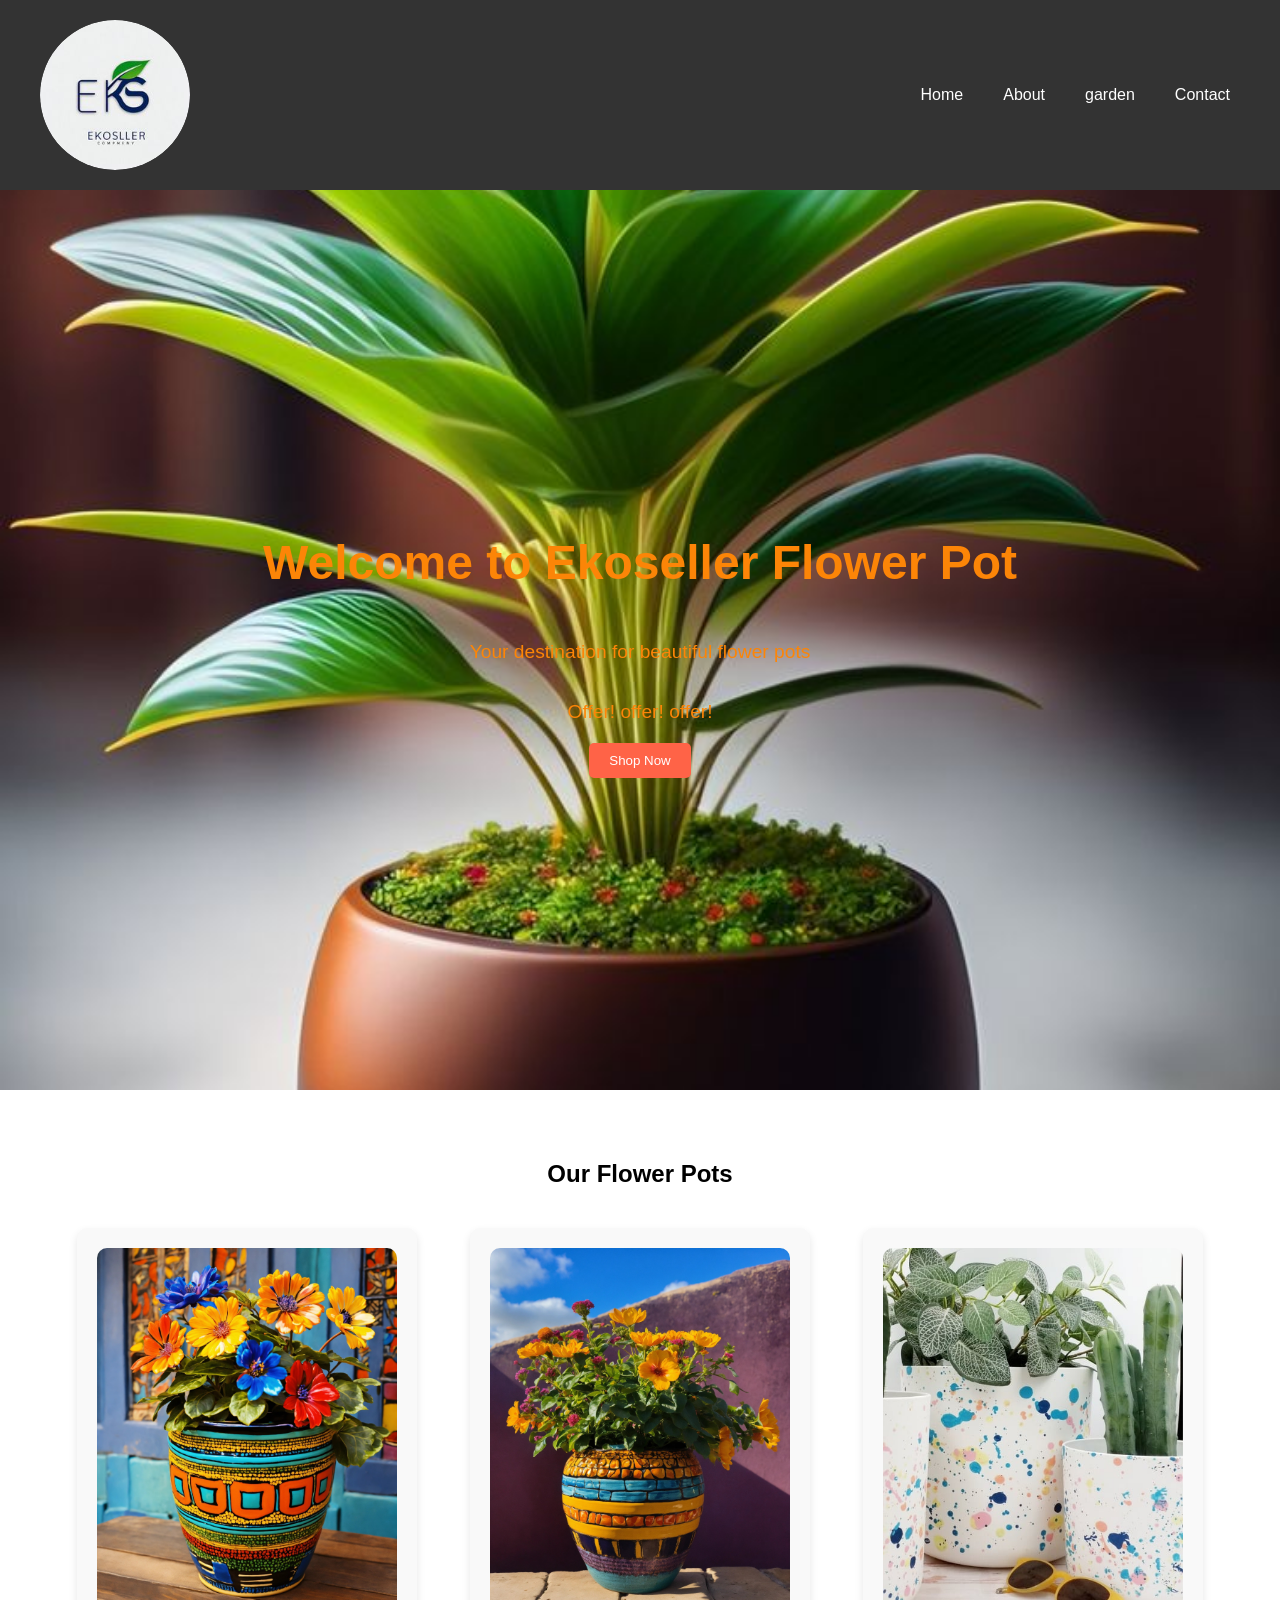
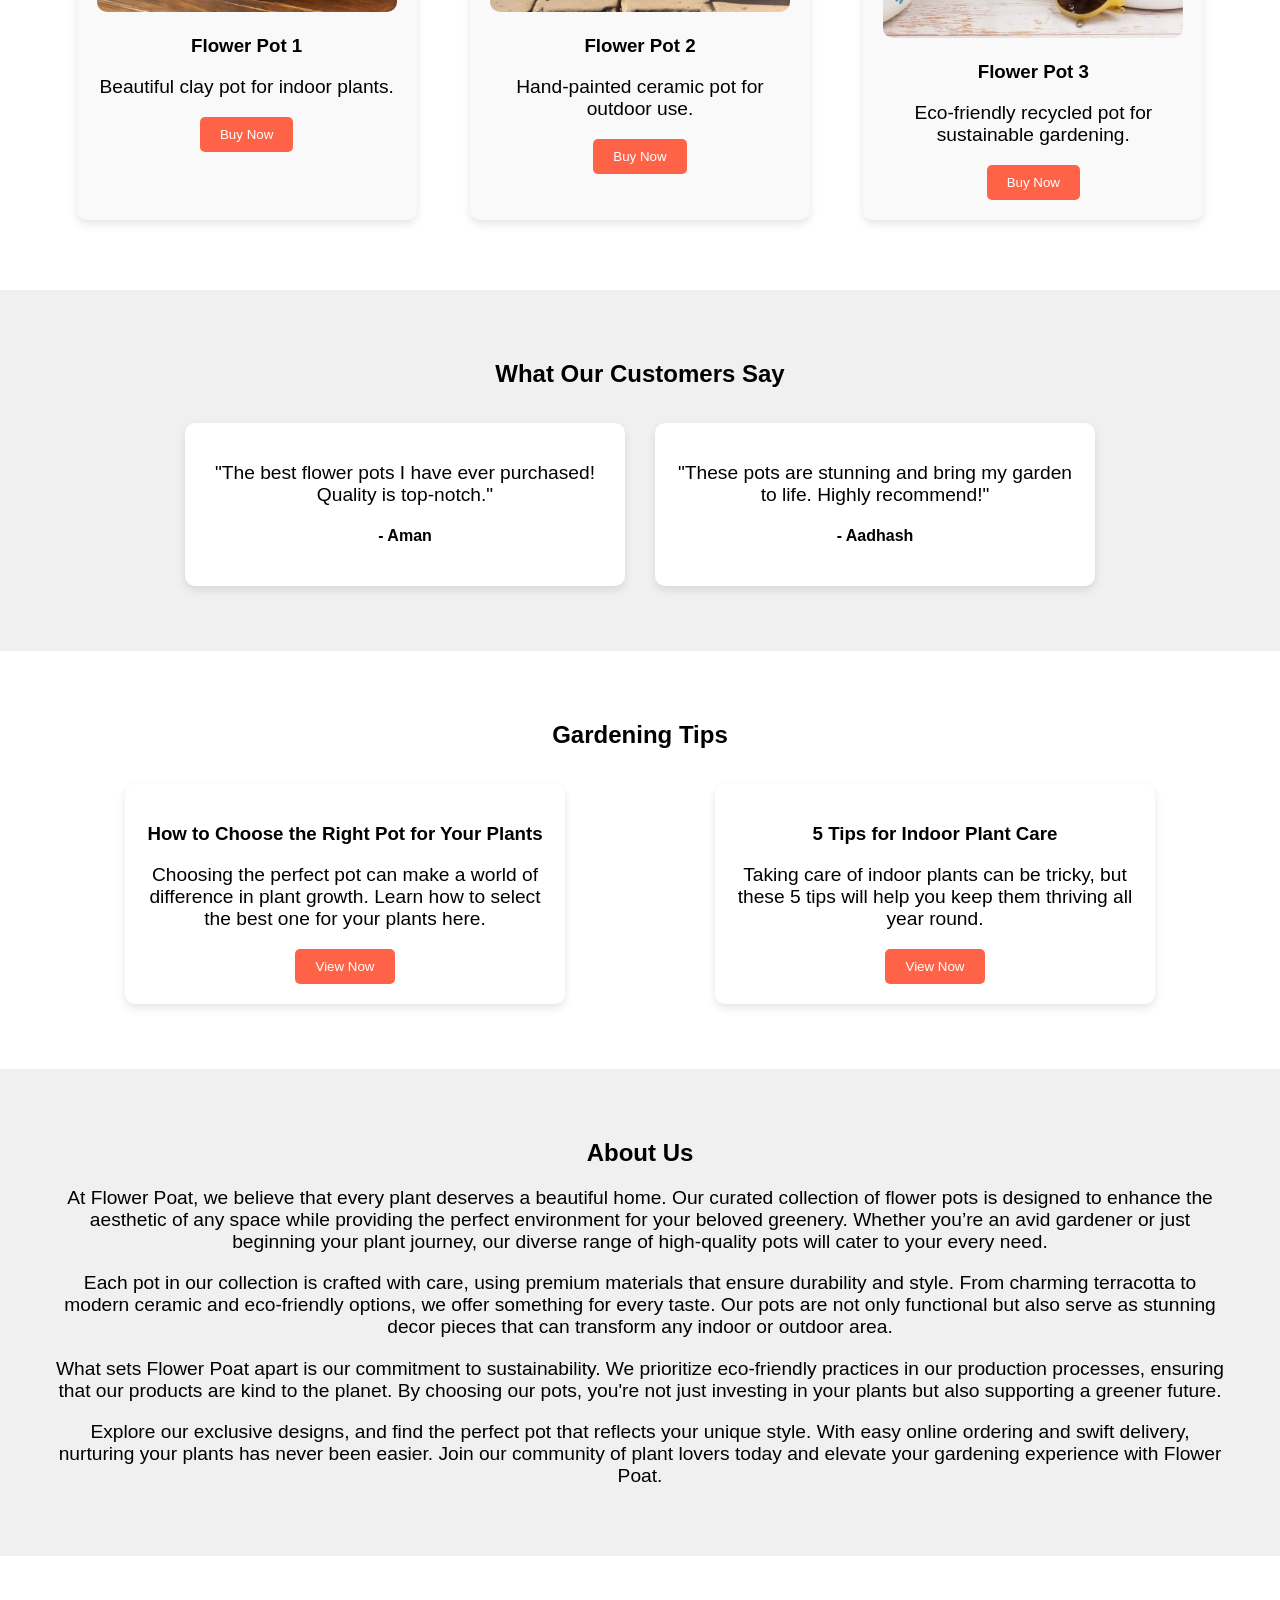
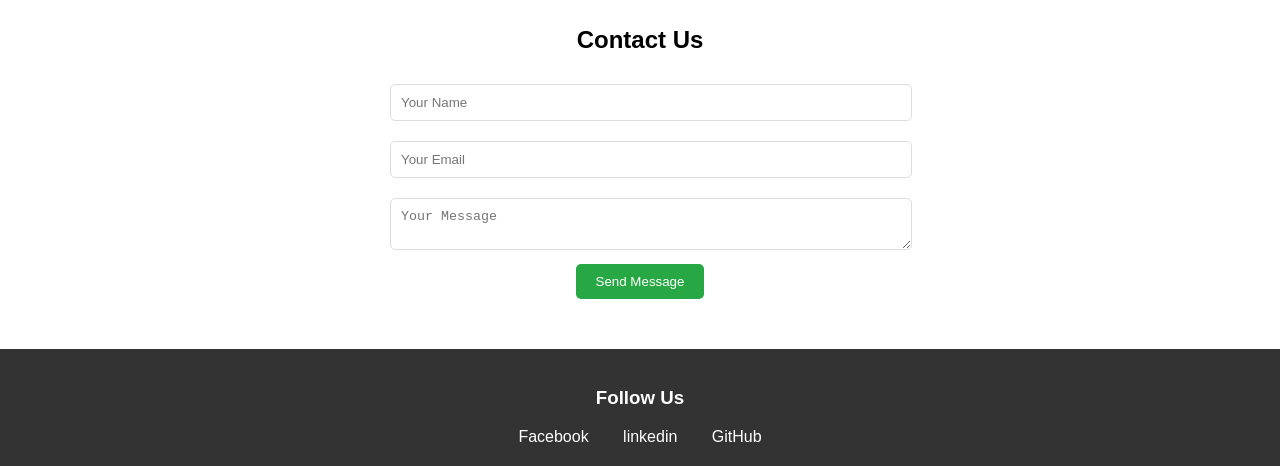
<file: index.html>
<!DOCTYPE html>
<html lang="en">
<head>
    <meta charset="UTF-8">
    <meta name="viewport" content="width=device-width, initial-scale=1.0">
    <title>Flower Pot</title>
    <link rel="stylesheet" href="style.css">
</head>
<body>
    <header class="main-header">
        <div class="container">
            <a href="index.html" class="log">
                <img src="logo .jpg" alt="Flower Poat Logo" />
            </a>
            <nav>
                <ul class="nav-links">
                    <li><a href="index.html">Home</a></li>
                    <li><a href="#about">About</a></li>
                    <li><a href="#blog">garden</a></li>
                    <li><a href="#contact">Contact</a></li>
                </ul>
            </nav>
        </div>
    </header>

    <!-- Header Section -->
    <header class="hero-header">
        <h1>Welcome to Ekoseller Flower Pot</h1>
        <p>Your destination for beautiful flower pots</p>
        <p>Offer! offer! offer!</p>
        <a href="potcard/index.html"><button>Shop Now</button></a>
    </header>
    

    <!-- Product Cards Section -->
    <section id="products">
        <h2>Our Flower Pots</h2>
        <div class="product-container">
            <!-- Product 1 -->
            <div class="product-card">
                <img src="pot1.jpg" alt="Flower Pot 1">
                <h3>Flower Pot 1</h3>
                <p>Beautiful clay pot for indoor plants.</p>
                <button>Buy Now</button>
            </div>
            <!-- Product 2 -->
            <div class="product-card">
                <img src="pot2jpg.jpg" alt="Flower Pot 2">
                <h3>Flower Pot 2</h3>
                <p>Hand-painted ceramic pot for outdoor use.</p>
                <button>Buy Now</button>
            </div>
            <!-- Add more products -->
            <div class="product-card">
                <img src="Amalue-Leith.jpg" alt="Flower Pot 3">
                <h3>Flower Pot 3</h3>
                <p>Eco-friendly recycled pot for sustainable gardening.</p>
                <button>Buy Now</button>
            </div>
        </div>
    </section>

    <!-- Testimonials Section -->
    <section id="testimonials">
        <h2>What Our Customers Say</h2>
        <div class="testimonial-container">
            <div class="testimonial">
                <p>"The best flower pots I have ever purchased! Quality is top-notch."</p>
                <h4>- Aman</h4>
            </div>
            <div class="testimonial">
                <p>"These pots are stunning and bring my garden to life. Highly recommend!"</p>
                <h4>- Aadhash</h4>
            </div>
        </div>
    </section>

    <!-- Blog Section -->
    <section id="blog">
        <h2>Gardening Tips</h2>
        <div class="blog-container">
            <article class="blog-post">
                <h3>How to Choose the Right Pot for Your Plants</h3>
                <p>Choosing the perfect pot can make a world of difference in plant growth. Learn how to select the best one for your plants here.</p>
                <a href="Choosing the Right Po/index.html"><button>View Now</button></a>
            </article>
            <article class="blog-post">
                <h3>5 Tips for Indoor Plant Care</h3>
                <p>Taking care of indoor plants can be tricky, but these 5 tips will help you keep them thriving all year round.</p>
                <a href="Indoorplant/index.html"><button>View Now</button></a>
            </article>
        </div>
    </section>

    <!-- About Us Section -->
    <section id="about">
        <h2>About Us</h2>
        <p>At Flower Poat, we believe that every plant deserves a beautiful home. Our curated collection of flower pots is designed to enhance the aesthetic of any space while providing the perfect environment for your beloved greenery. Whether you’re an avid gardener or just beginning your plant journey, our diverse range of high-quality pots will cater to your every need.</p>
        <p>Each pot in our collection is crafted with care, using premium materials that ensure durability and style. From charming terracotta to modern ceramic and eco-friendly options, we offer something for every taste. Our pots are not only functional but also serve as stunning decor pieces that can transform any indoor or outdoor area.</p>
        <p>What sets Flower Poat apart is our commitment to sustainability. We prioritize eco-friendly practices in our production processes, ensuring that our products are kind to the planet. By choosing our pots, you're not just investing in your plants but also supporting a greener future.</p>
        <p>Explore our exclusive designs, and find the perfect pot that reflects your unique style. With easy online ordering and swift delivery, nurturing your plants has never been easier. Join our community of plant lovers today and elevate your gardening experience with Flower Poat.</p>
    </section>

    <!-- Contact Section -->
    <section id="contact">
        <h2>Contact Us</h2>
        <form>
            <input type="text" placeholder="Your Name" required>
            <input type="email" placeholder="Your Email" required>
            <textarea placeholder="Your Message" required></textarea>
            <button type="submit">Send Message</button>
        </form>
    </section>

    <!-- Footer with Social Media Links -->
    <footer>
        <h3>Follow Us</h3>
        <div class="social-links">
            <a href="https://www.facebook.com/profile.php?id=61564010057315" target="_blank">Facebook</a>
            <a href="https://www.linkedin.com/in/ashutosh-jha-5311a7296/" target="_blank">linkedin</a>
            <a href="https://github.com/JhaAshutosh1085" target="_blank">GitHub</a>
        </div>
    </footer>

    <script src="script.js"></script>
</body>
</html>
</file>
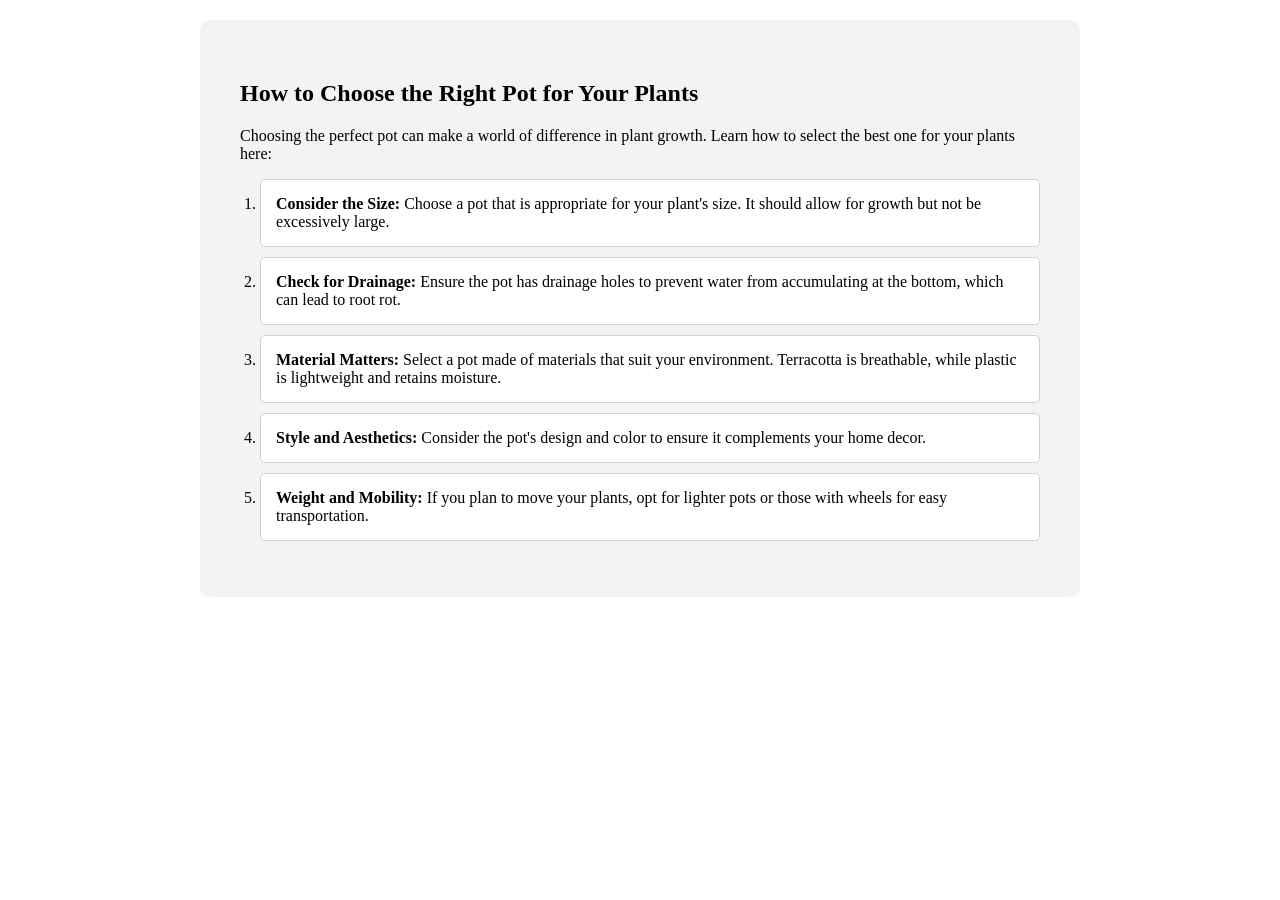
<file: Choosing the Right Po/index.html>
<!DOCTYPE html>
<html lang="en">
<head>
    <meta charset="UTF-8">
    <meta name="viewport" content="width=device-width, initial-scale=1.0">
    <title>Choosing the Right pot</title>
    <link rel="stylesheet" href="styles.css">
</head>
<body>
    <section id="choosing-pot">
        <h2>How to Choose the Right Pot for Your Plants</h2>
        <p>Choosing the perfect pot can make a world of difference in plant growth. Learn how to select the best one for your plants here:</p>
        <ol class="pot-selection-tips">
            <li><strong>Consider the Size:</strong> Choose a pot that is appropriate for your plant's size. It should allow for growth but not be excessively large.</li>
            <li><strong>Check for Drainage:</strong> Ensure the pot has drainage holes to prevent water from accumulating at the bottom, which can lead to root rot.</li>
            <li><strong>Material Matters:</strong> Select a pot made of materials that suit your environment. Terracotta is breathable, while plastic is lightweight and retains moisture.</li>
            <li><strong>Style and Aesthetics:</strong> Consider the pot's design and color to ensure it complements your home decor.</li>
            <li><strong>Weight and Mobility:</strong> If you plan to move your plants, opt for lighter pots or those with wheels for easy transportation.</li>
        </ol>
    </section>
    
</body>
</html>
</file>
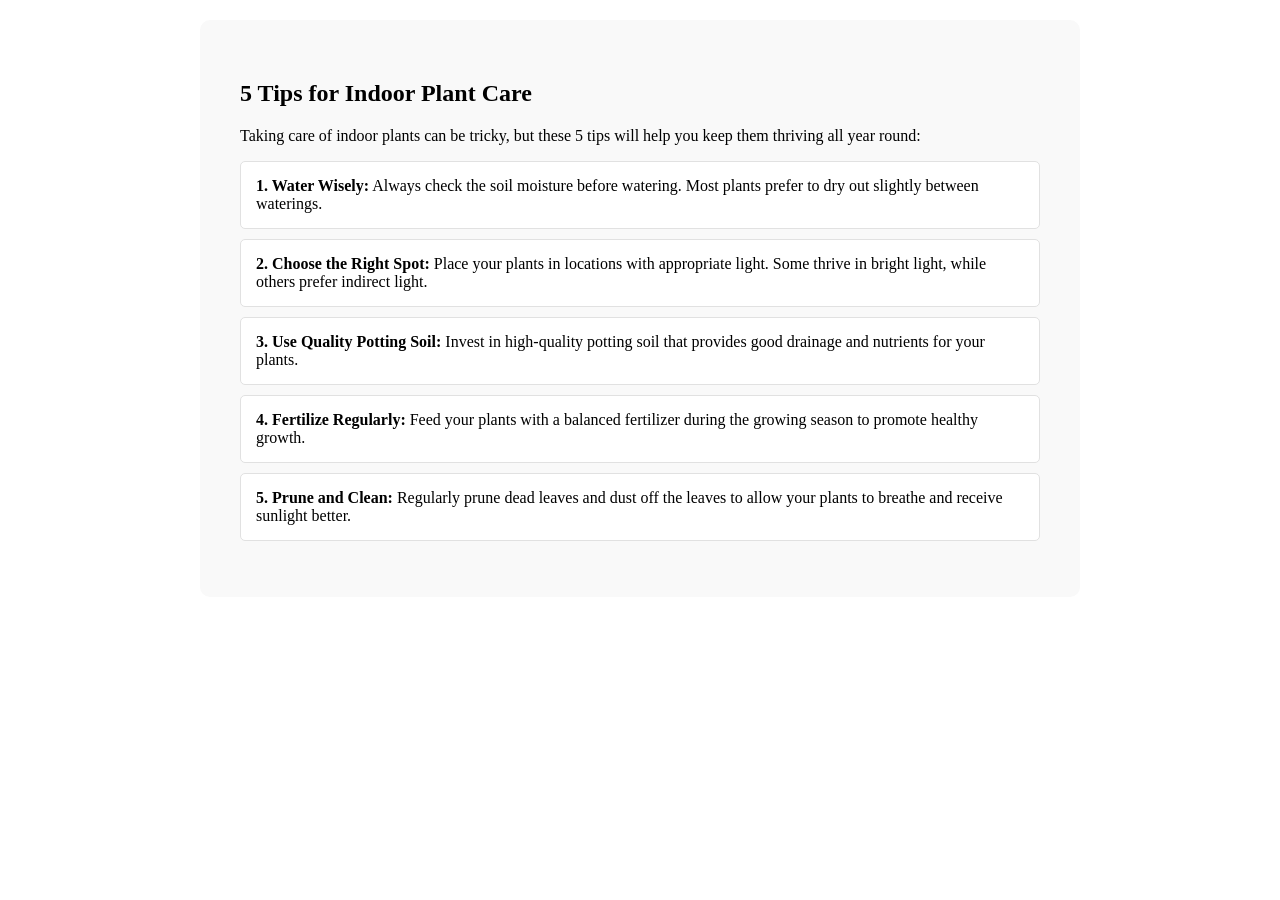
<file: Indoorplant/index.html>
<!DOCTYPE html>
<html lang="en">
<head>
    <meta charset="UTF-8">
    <meta name="viewport" content="width=device-width, initial-scale=1.0">
    <title>Indoor Plant Care List</title>
    <link rel="stylesheet" href="styles.css">
</head>
<body>
    <section id="gardening-tips">
        <h2>5 Tips for Indoor Plant Care</h2>
        <p>Taking care of indoor plants can be tricky, but these 5 tips will help you keep them thriving all year round:</p>
        <ul class="tips-list">
            <li><strong>1. Water Wisely:</strong> Always check the soil moisture before watering. Most plants prefer to dry out slightly between waterings.</li>
            <li><strong>2. Choose the Right Spot:</strong> Place your plants in locations with appropriate light. Some thrive in bright light, while others prefer indirect light.</li>
            <li><strong>3. Use Quality Potting Soil:</strong> Invest in high-quality potting soil that provides good drainage and nutrients for your plants.</li>
            <li><strong>4. Fertilize Regularly:</strong> Feed your plants with a balanced fertilizer during the growing season to promote healthy growth.</li>
            <li><strong>5. Prune and Clean:</strong> Regularly prune dead leaves and dust off the leaves to allow your plants to breathe and receive sunlight better.</li>
        </ul>
    </section>
    
</body>
</html>
</file>
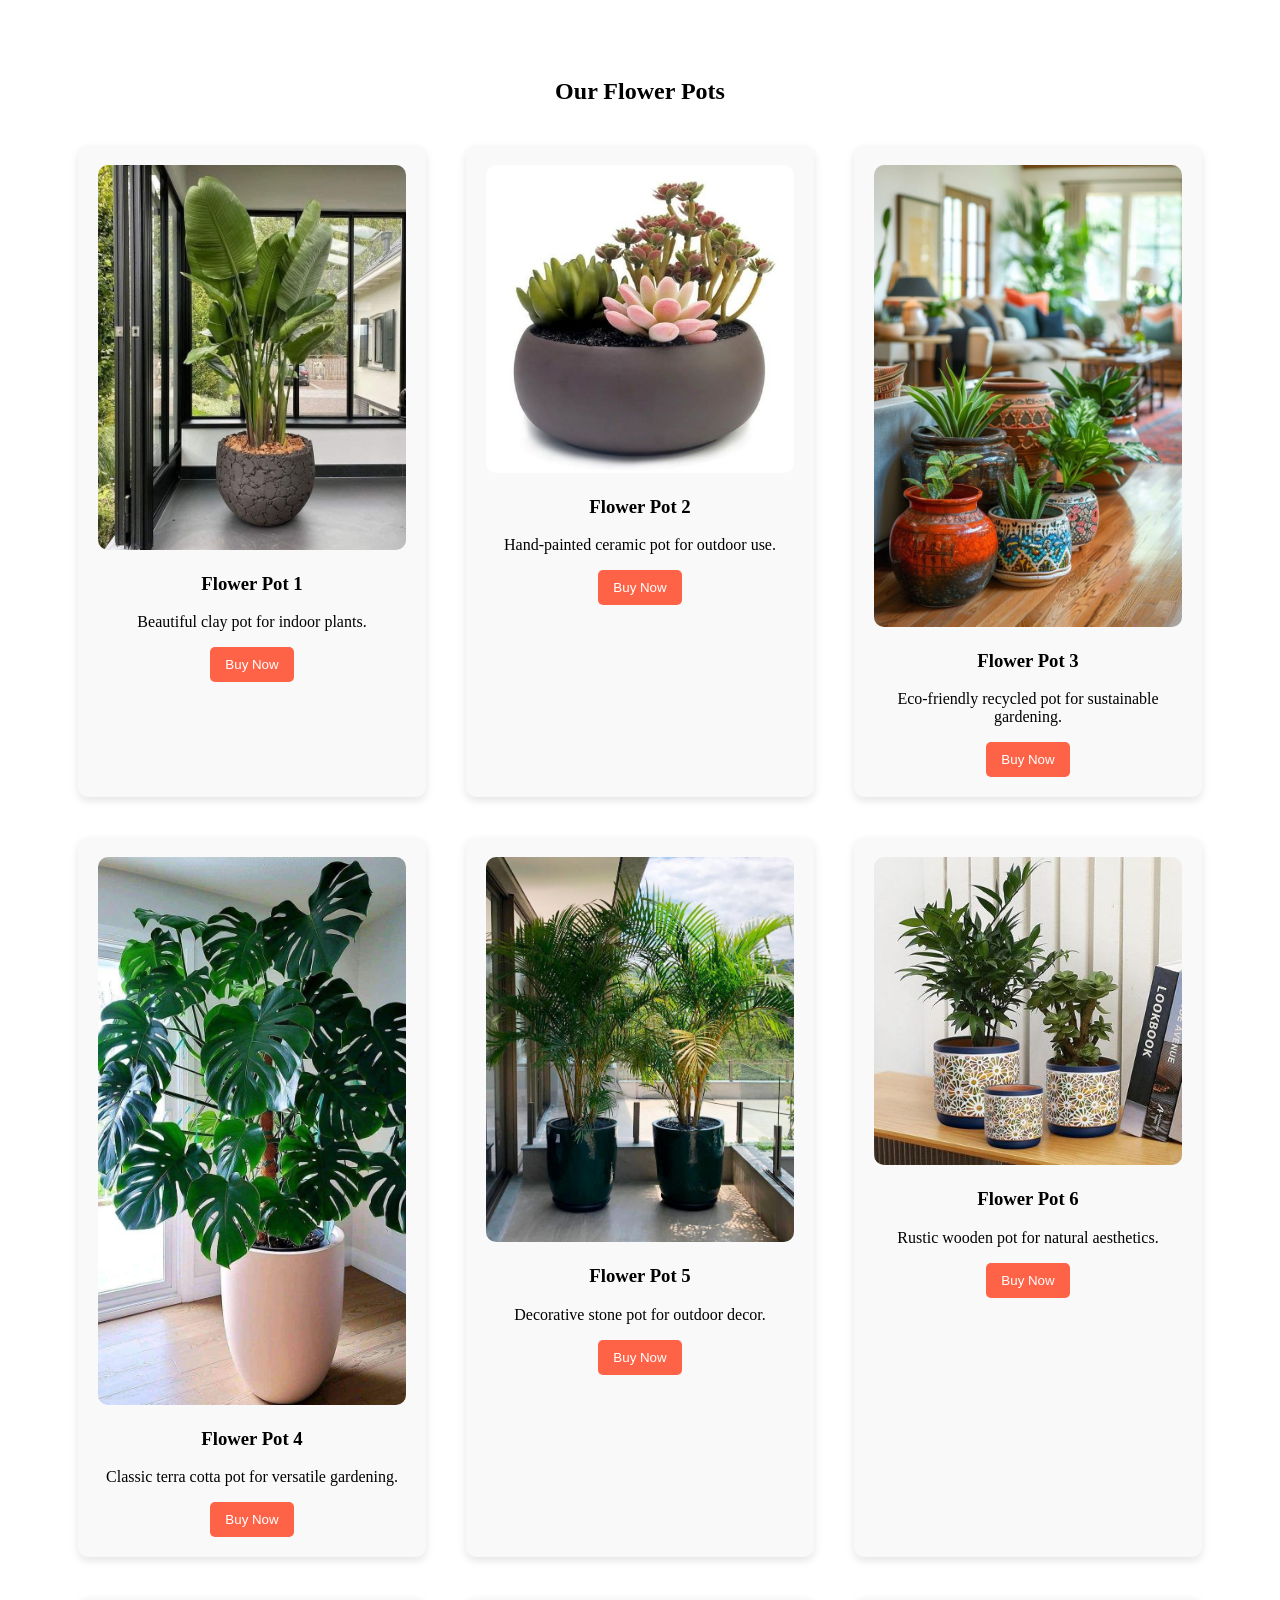
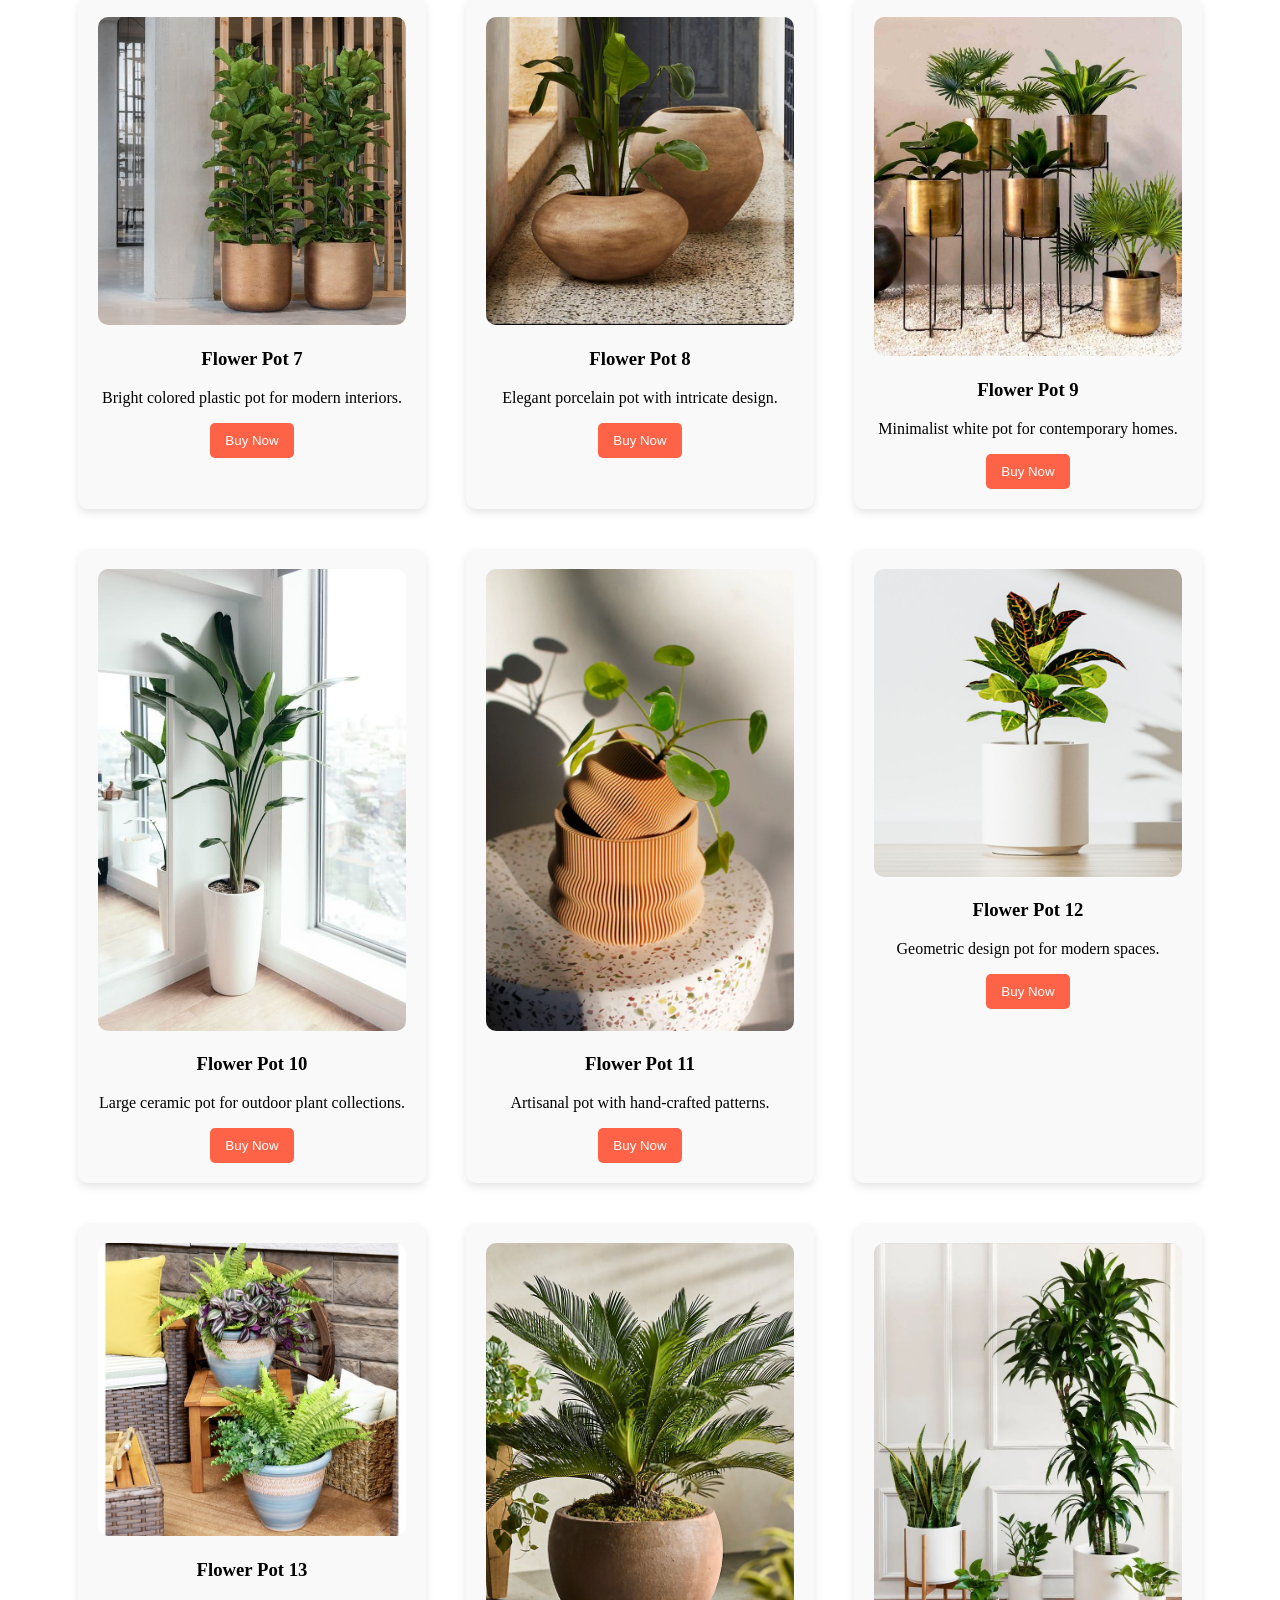
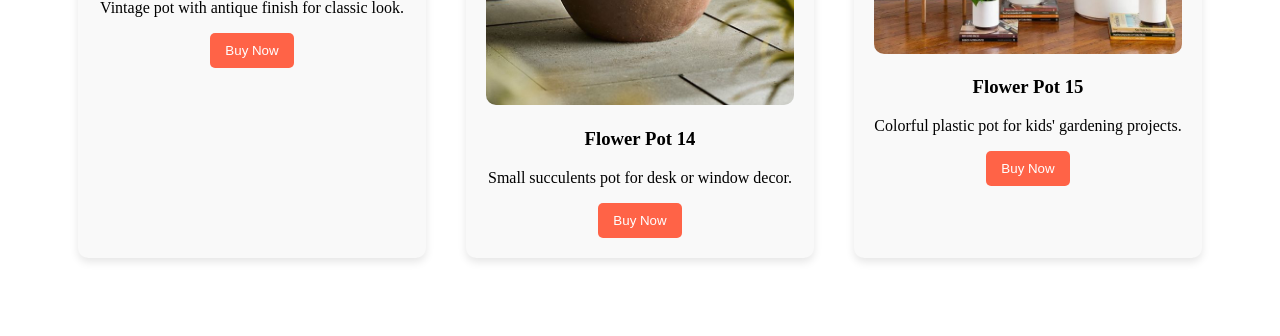
<file: potcard/index.html>
<!DOCTYPE html>
<html lang="en">
<head>
    <meta charset="UTF-8">
    <meta name="viewport" content="width=device-width, initial-scale=1.0">
    <title>product-card</title>
    <link rel="stylesheet" href="styles.css">
</head>
<body>
    <section id="products">
        <h2>Our Flower Pots</h2>
        <div class="product-container">
            <!-- Card 1 -->
            <div class="product-card">
                <img src="4ef86355-cb06-41eb-8a80-92e7a9d1fe53.jpeg" alt="Flower Pot 1">
                <h3>Flower Pot 1</h3>
                <p>Beautiful clay pot for indoor plants.</p>
                <button>Buy Now</button>
            </div>
            <!-- Card 2 -->
            <div class="product-card">
                <img src="6_7_ Round Ceramic Planter_Pot with Matte Finish (Brown), Size_6.7_ diameter" alt="Flower Pot 2">
                <h3>Flower Pot 2</h3>
                <p>Hand-painted ceramic pot for outdoor use.</p>
                <button>Buy Now</button>
            </div>
            <!-- Card 3 -->
            <div class="product-card">
                <img src="29 Indoor Gardening Ideas to Transform Your Home into a Green Oasis.jpeg" alt="Flower Pot 3">
                <h3>Flower Pot 3</h3>
                <p>Eco-friendly recycled pot for sustainable gardening.</p>
                <button>Buy Now</button>
            </div>
            <!-- Card 4 -->
            <div class="product-card">
                <img src="5679b1e5-7540-4b09-a5d5-631a5b35a875.jpeg" alt="Flower Pot 4">
                <h3>Flower Pot 4</h3>
                <p>Classic terra cotta pot for versatile gardening.</p>
                <button>Buy Now</button>
            </div>
            <!-- Card 5 -->
            <div class="product-card">
                <img src="Big pots for plants ideas indoor _ large pots for plants _ Garden pots and planters ideas _ ideas.jpeg" alt="Flower Pot 5">
                <h3>Flower Pot 5</h3>
                <p>Decorative stone pot for outdoor decor.</p>
                <button>Buy Now</button>
            </div>
            <!-- Card 6 -->
            <div class="product-card">
                <img src="Bungalow Rose Brandelynn Plant Tie blue_yellowCeramic in Orange _ 2_ H X 1_98_ W X 2_ D _ Wayfair.jpeg" alt="Flower Pot 6">
                <h3>Flower Pot 6</h3>
                <p>Rustic wooden pot for natural aesthetics.</p>
                <button>Buy Now</button>
            </div>
            <!-- Card 7 -->
            <div class="product-card">
                <img src="Charlie XXL pot, Ø40 - White washed.jpeg" alt="Flower Pot 7">
                <h3>Flower Pot 7</h3>
                <p>Bright colored plastic pot for modern interiors.</p>
                <button>Buy Now</button>
            </div>
            <!-- Card 8 -->
            <div class="product-card">
                <img src="Ferm Living Dodu Pot - Brown _ Low.jpeg" alt="Flower Pot 8">
                <h3>Flower Pot 8</h3>
                <p>Elegant porcelain pot with intricate design.</p>
                <button>Buy Now</button>
            </div>
            <!-- Card 9 -->
            <div class="product-card">
                <img src="Floor Planters - Black & Antique Brass Iron Celeste _ Large Planter by Logam - Pepperfry.jpeg" alt="Flower Pot 9">
                <h3>Flower Pot 9</h3>
                <p>Minimalist white pot for contemporary homes.</p>
                <button>Buy Now</button>
            </div>
            <!-- Card 10 -->
            <div class="product-card">
                <img src="Large 185cm Potted Faux Bird Of Paradise Plant.jpeg" alt="Flower Pot 10">
                <h3>Flower Pot 10</h3>
                <p>Large ceramic pot for outdoor plant collections.</p>
                <button>Buy Now</button>
            </div>
            <!-- Card 11 -->
            <div class="product-card">
                <img src="Large Planter HOMER Großer Blumentopf Indoor Pflanztopf Übertopf Plant Pot Printed in Wood - Etsy.jpeg" alt="Flower Pot 11">
                <h3>Flower Pot 11</h3>
                <p>Artisanal pot with hand-crafted patterns.</p>
                <button>Buy Now</button>
            </div>
            <!-- Card 12 -->
            <div class="product-card">
                <img src="Lucieblessdesign 13_2 Inch Large Outdoor Planter, Large Planters for Outdoor Indoor Plants with Drainage Hole Plastic Plant Pots for Home Garden (White, 1 Pack).jpeg" alt="Flower Pot 12">
                <h3>Flower Pot 12</h3>
                <p>Geometric design pot for modern spaces.</p>
                <button>Buy Now</button>
            </div>
            <!-- Card 13 -->
            <div class="product-card">
                <img src="Set of 2 Outdoor Purlieu Ceramic Planters - 12_.jpeg" alt="Flower Pot 13">
                <h3>Flower Pot 13</h3>
                <p>Vintage pot with antique finish for classic look.</p>
                <button>Buy Now</button>
            </div>
            <!-- Card 14 -->
            <div class="product-card">
                <img src="Terracotta Globe Planter.jpeg" alt="Flower Pot 14">
                <h3>Flower Pot 14</h3>
                <p>Small succulents pot for desk or window decor.</p>
                <button>Buy Now</button>
            </div>
            <!-- Card 15 -->
            <div class="product-card">
                <img src="XL Easy Care Plant Bundle.jpeg" alt="Flower Pot 15">
                <h3>Flower Pot 15</h3>
                <p>Colorful plastic pot for kids' gardening projects.</p>
                <button>Buy Now</button>
            </div>
        </div>
    </section>
    
</body>
</html>
</file>
<file: style.css>
/* General Styling */
body {
    font-family: Arial, sans-serif;
    margin: 0;
    padding: 0;
    box-sizing: border-box;
    scroll-behavior: smooth;
}

h1 {
    font-size: 3rem;
}

p {
    font-size: 1.2rem;
}

.scroll-btn {
    background-color: #ff6347;
    color: white;
    padding: 10px 20px;
    border: none;
    border-radius: 5px;
    cursor: pointer;
    margin-top: 20px;
}

/* Product Cards Section */
#products {
    padding: 50px;
    text-align: center;
}

.product-container {
    display: flex;
    justify-content: space-around;
    flex-wrap: wrap;
}

.product-card {
    background-color: #f9f9f9;
    border-radius: 10px;
    box-shadow: 0 4px 8px rgba(0, 0, 0, 0.1);
    margin: 20px;
    padding: 20px;
    max-width: 300px;
    text-align: center;
}

.product-card img {
    max-width: 100%;
    border-radius: 10px;
}

button {
    background-color: #ff6347;
    color: white;
    padding: 10px 15px;
    border: none;
    border-radius: 5px;
    cursor: pointer;
}

/* Testimonials Section */
#testimonials {
    background-color: #f0f0f0;
    padding: 50px;
    text-align: center;
}

.testimonial-container {
    display: flex;
    justify-content: center;
    flex-wrap: wrap;
}

.testimonial {
    background: #fff;
    padding: 20px;
    margin: 15px;
    border-radius: 10px;
    box-shadow: 0 4px 8px rgba(0, 0, 0, 0.1);
    max-width: 400px;
}

/* Blog Section */
#blog {
    padding: 50px;
    text-align: center;
}

.blog-container {
    display: flex;
    justify-content: space-around;
    flex-wrap: wrap;
}

.blog-post {
    max-width: 400px;
    background-color: #fff;
    padding: 20px;
    margin: 15px;
    border-radius: 10px;
    box-shadow: 0 4px 8px rgba(0, 0, 0, 0.1);
}

/* About Us Section */
#about {
    padding: 50px;
    background-color: #f0f0f0;
    text-align: center;
}

/* Contact Section */
#contact {
    padding: 50px;
    text-align: center;
}

form {
    max-width: 500px;
    margin: 0 auto;
}

input, textarea {
    width: 100%;
    padding: 10px;
    margin: 10px 0;
    border-radius: 5px;
    border: 1px solid #ddd;
}

button[type="submit"] {
    background-color: #28a745;
    color: white;
}

/* Footer Section */
footer {
    background-color: #333;
    color: white;
    padding: 20px;
    text-align: center;
}

.social-links a {
    color: white;
    margin: 0 15px;
    text-decoration: none;
}

.social-links a:hover {
    text-decoration: underline;
}

/* Responsive Design */
@media (max-width: 768px) {
    .product-container,
    .testimonial-container,
    .blog-container {
        flex-direction: column;
        align-items: center;
    }
}
/* General Header Styling */
.main-header {
    background-color: #333;
    color: white;
    padding: 20px 0;
    position: sticky;
    top: 0;
    width: 100%;
    z-index: 1000;
}

.container {
    display: flex;
    justify-content: space-between;
    align-items: center;
    max-width: 1200px;
    margin: 0 auto;
    padding: 0 20px;
}

/* Logo Styling in Circle */
.logo a {
    display: block;
    background-color:red; 
    text-decoration: none;
    font-size: 1.5rem;
    font-weight: bold;
    width: 100px; /* Width of the circle */
    text-align: center;
    border-radius: 50%; /* Makes the element circular */
    transition: background-color 0.3s ease;
}

.logo a:hover {
    background-color: #e5533d; /* Darker shade when hovered */
}


nav {
    display: flex;
}

.nav-links {
    list-style: none;
    display: flex;
    gap: 20px;
}

.nav-links li {
    display: inline;
}

.nav-links a {
    color: white;
    text-decoration: none;
    font-size: 1rem;
    padding: 5px 10px;
    transition: background-color 0.3s ease;
}

.nav-links a:hover {
    background-color: #ff6347;
    border-radius: 5px;
}

/* Sticky Header on Scroll */
.main-header.sticky {
    background-color: #222;
    transition: background-color 0.3s ease;
}
/* Header Section */
.hero-header {
    position: relative;
    height: 100vh; /* Full viewport height */
    display: flex;
    flex-direction: column;
    justify-content: center;
    align-items: center;
    color: rgb(252, 133, 7);
    text-align: center;
    overflow: hidden; /* Hide overflow */
    background-image: url('Decorating\ plants.jpeg'); /* Replace with your image */
    background-size: cover; /* Cover the entire header */
    background-position: center; /* Center the image */
    animation: moveBackground 10s linear infinite; /* Animation for background */
}

/* Keyframes for Background Movement */
@keyframes moveBackground {
    0% {
        background-position: 0% 0%; /* Start position */
    }
    100% {
        background-position: 100% 100%; /* End position */
    }
}

button {
    background-color: #ff6347; /* Button color */
    color: white;
    padding: 10px 20px;
    border: none;
    border-radius: 5px;
    cursor: pointer;
    transition: background-color 0.3s ease;
}

button:hover {
    background-color: #e5533d; /* Darker shade on hover */
}
.log {
    display: inline-block; /* Allow the logo to be treated as a block for alignment */
    overflow: hidden; /* Hide any overflow to ensure a circular shape */
    border-radius: 50%; /* Make the link circular */
    width: 150px; /* Set the desired width for the logo */
    height: 150px; /* Set the desired height to match width */
}

.log img {
    width: 100%; /* Make the image fill the circle */
    height: auto; /* Maintain aspect ratio */
    display: block; /* Prevent extra space below the image */
    border-radius: 50%; /* Ensure the image itself is circular */
    transition: transform 0.3s ease; /* Animation effect on hover */
}

.log img:hover {
    transform: scale(1.05); /* Slightly enlarge the logo on hover */
}
</file>
<file: Choosing the Right Po/styles.css>
/* Choosing Pot Section */
#choosing-pot {
    padding: 40px;
    background-color: #f3f3f3;
    border-radius: 10px;
    margin: 20px auto;
    max-width: 800px;
    text-align: left;
}

.pot-selection-tips {
    list-style-type: decimal; /* Use decimal for ordered list */
    padding-left: 20px; /* Indent the list */
}

.pot-selection-tips li {
    background-color: #fff;
    border: 1px solid #d1d1d1;
    border-radius: 5px;
    margin: 10px 0;
    padding: 15px;
    transition: box-shadow 0.3s ease;
}

.pot-selection-tips li:hover {
    box-shadow: 0 4px 8px rgba(0, 0, 0, 0.2);
}
</file>
<file: Indoorplant/styles.css>
/* Gardening Tips Section */
#gardening-tips {
    padding: 40px;
    background-color: #f9f9f9;
    border-radius: 10px;
    margin: 20px auto;
    max-width: 800px;
    text-align: left;
}

.tips-list {
    list-style-type: none; /* Remove default bullet points */
    padding: 0;
}

.tips-list li {
    background-color: #fff;
    border: 1px solid #e1e1e1;
    border-radius: 5px;
    margin: 10px 0;
    padding: 15px;
    transition: box-shadow 0.3s ease;
}

.tips-list li:hover {
    box-shadow: 0 4px 8px rgba(0, 0, 0, 0.2);
}
</file>
<file: potcard/styles.css>
/* Product Cards Section */
#products {
    padding: 50px;
    text-align: center;
}

.product-container {
    display: flex;
    justify-content: space-around;
    flex-wrap: wrap;
}

.product-card {
    background-color: #f9f9f9;
    border-radius: 10px;
    box-shadow: 0 4px 8px rgba(0, 0, 0, 0.1);
    margin: 20px;
    padding: 20px;
    max-width: 30%; /* Ensure 3 cards per row */
    flex: 1 1 calc(33.333% - 40px); /* Responsive flex for 3 cards */
    box-sizing: border-box;
    text-align: center;
}

.product-card img {
    max-width: 100%;
    border-radius: 10px;
}

button {
    background-color: #ff6347;
    color: white;
    padding: 10px 15px;
    border: none;
    border-radius: 5px;
    cursor: pointer;
}

/* Responsive Design */
@media (max-width: 768px) {
    .product-card {
        flex: 1 1 calc(50% - 40px); /* 2 cards per row on smaller screens */
    }
}

@media (max-width: 576px) {
    .product-card {
        flex: 1 1 100%; /* 1 card per row on mobile screens */
    }
}
</file>
